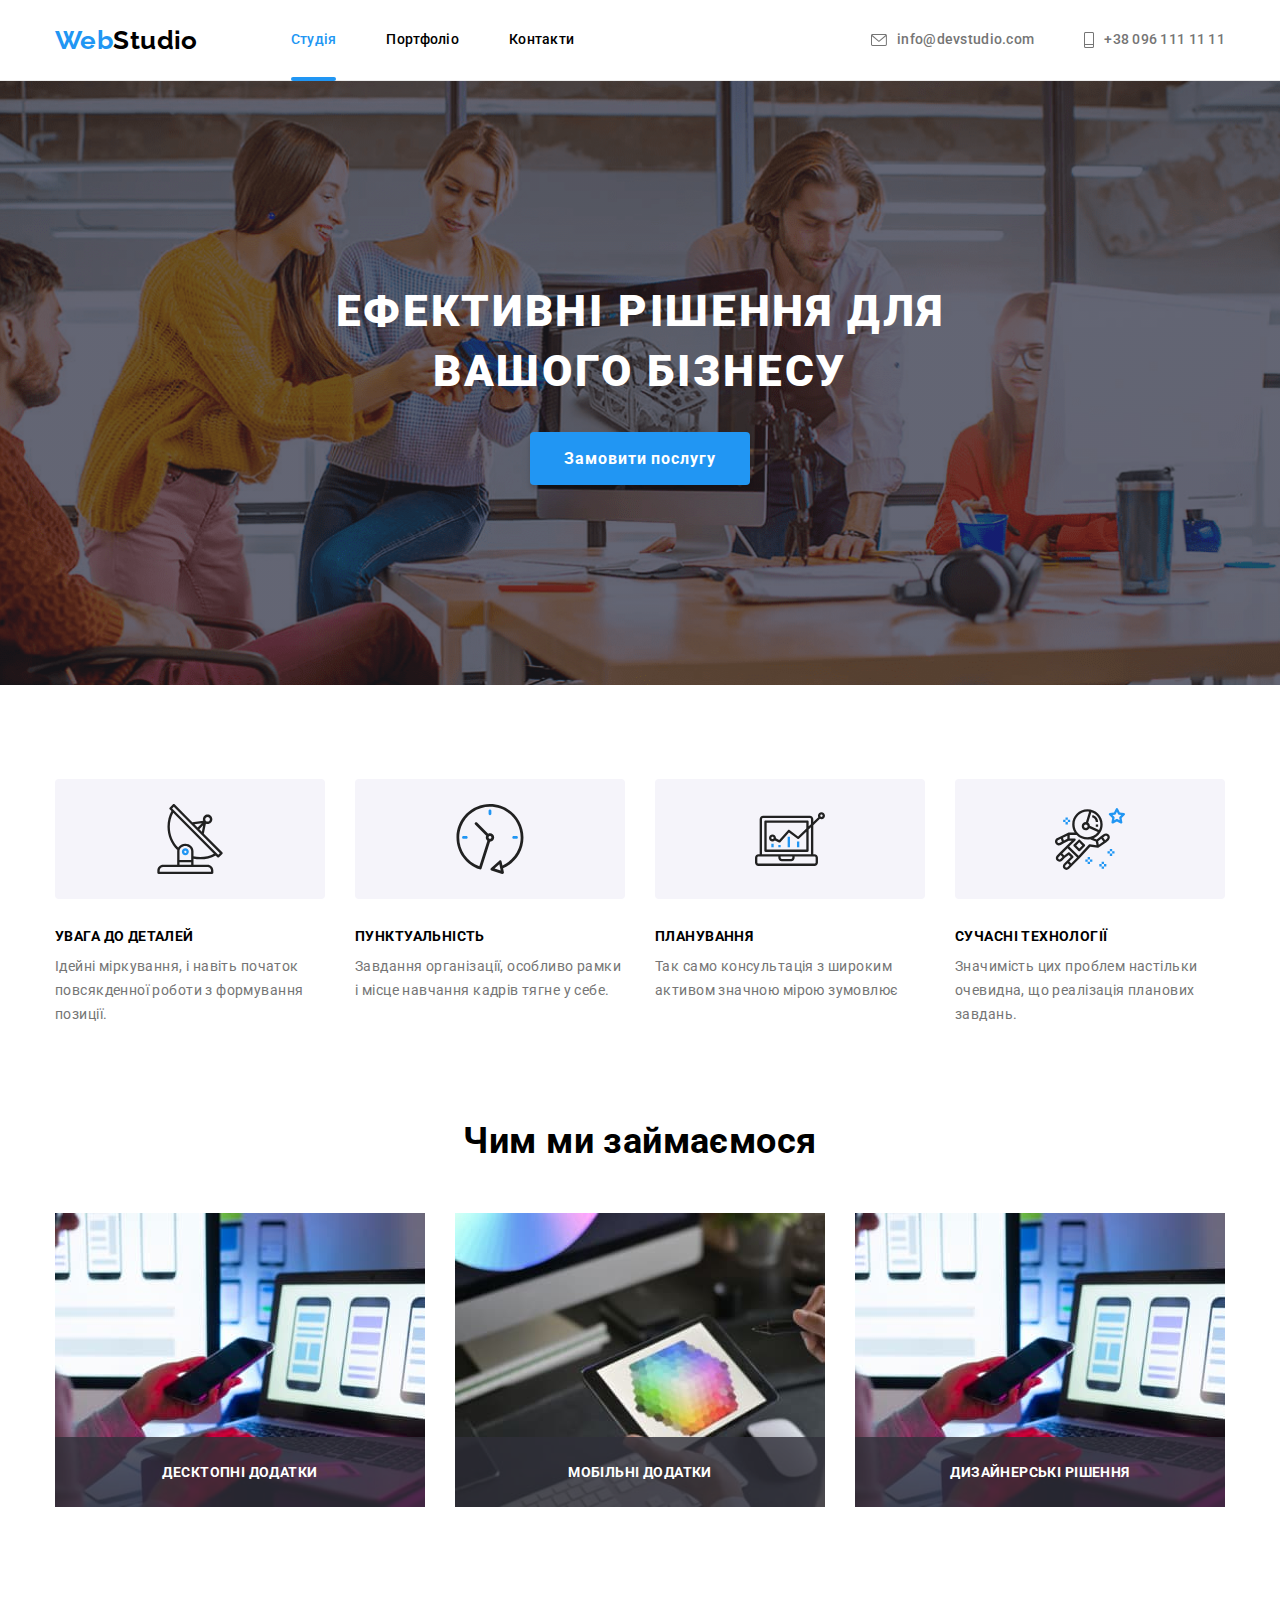
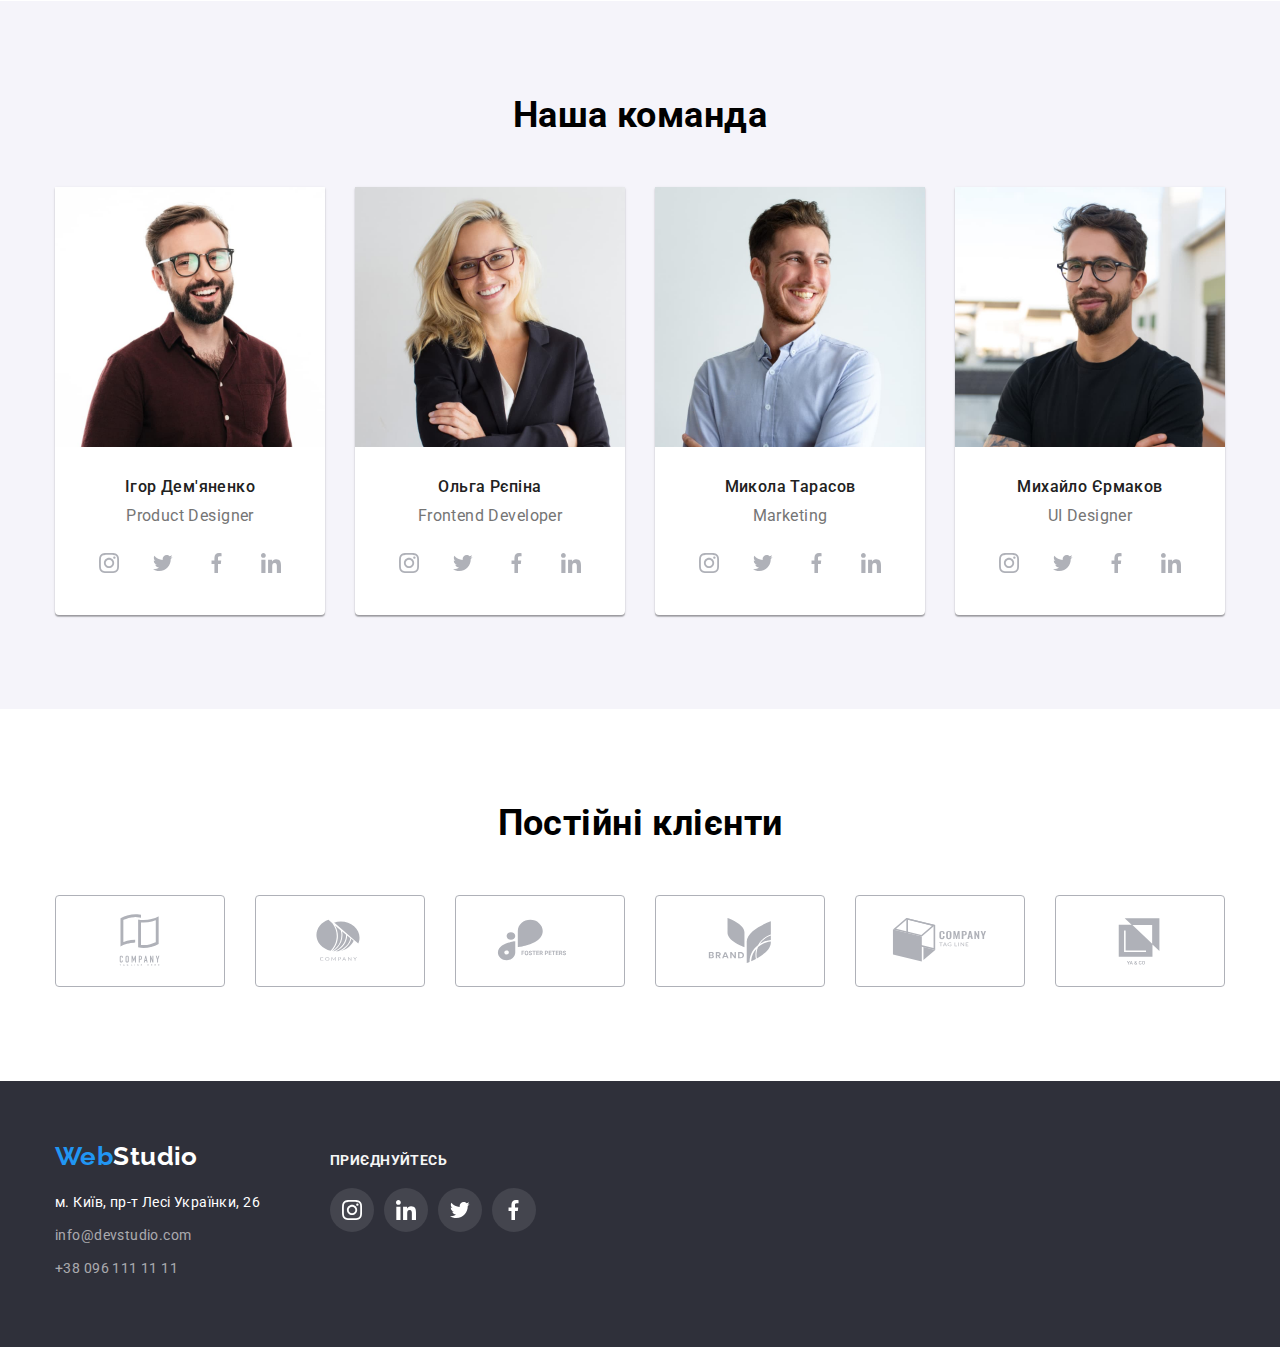
<file: index.html>
<!DOCTYPE html>
<html lang="uk">
<head>
  <meta charset="UTF-8">
  <meta http-equiv="X-UA-Compatible" content="IE=edge">
  <meta name="viewport" content="width=device-width, initial-scale=1.0">
  <!-- FONTS -->
  <link href="https://fonts.googleapis.com/css2?family=Raleway:wght@700&family=Roboto:wght@400;500;700;900&display=swap" rel="stylesheet">
  <!--MODERN-NORMALIZE  -->
  <link rel="stylesheet" href="https://cdn.jsdelivr.net/npm/modern-normalize@1.1.0/modern-normalize.min.css">
  
  <link rel="stylesheet" href="./css/styles.css" />
  <title>WebStudio</title>
</head>
<body>

 <!-- HEDEAR -->
 <header class="header">
  <div class="container header-container">
    <nav class="nav">
    <a class="logo" href="./index.html"><span class="logo-decoration">Web</span>Studio</a>
      <ul class="list-nav list">
        <li class="item-list"><a class="link current" href="./index.html">Студія</a></li>
        <li class="item-list"><a class="link" href="./portfolio.html">Портфоліо</a></li>
        <li class="item-list"><a class="link" href="#">Контакти</a></li>
      </ul>
    </nav>

    <ul class="list-contact list">
      <li class="item-contact">
        <a class="link" href="mailto:info@devstudio.com">
          <svg class="contacts-icons-mailtu">
            <use href="./images/icons/contacts.svg#icon-envelope"></use>
          </svg>info@devstudio.com
        </a>
      </li>
      <li class="item-contact">
        <a class="link" href="tel:+380961111111">
          <svg class="contacts-icons-phone">
            <use href="./images/icons/contacts.svg#icon-phone"></use>
          </svg>+38 096 111 11 11
        </a>
      </li>
    </ul>
  </div>
 </header>
 <main>

 <!-- HERO -->
  <section class="hero section">
    <div class="container">
      <h1 class="hero-title">Ефективні рішення для вашого бізнесу</h1>
      <button class="btn-hero" data-modal-open type="button">Замовити послугу</button>
    </div>
  </section>

  <!-- ADVANTAGES -->
  <section class="advantages section">
    <h2 class="visually-hidden">Переваги</h2>
      <div class="container">
        <ul class="list-advantages list">
          <li class="item-advantages">
            <div class="blok-advantes">
              <svg class="icon-advantes">
                <use  href="./images/icons/work.svg#icon-antenna"></use>
              </svg>
            </div>
            <h3 class=advantages-title>УВАГА ДО ДЕТАЛЕЙ</h3>
            <p class="advantages-text">Ідейні міркування, і навіть початок повсякденної роботи з формування позиції.</p>
          </li>

          <li class="item-advantages">
            <div class="blok-advantes">
              <svg class="icon-advantes">
                <use  href="./images/icons/work.svg#icon-clock"></use>
              </svg>
            </div>
            <h3 class="advantages-title">ПУНКТУАЛЬНІСТЬ</h3>
            <p class="advantages-text">Завдання організації, особливо рамки і місце навчання кадрів тягне у себе.</p>
          </li>

          <li class="item-advantages">
            <div class="blok-advantes">
              <svg class="icon-advantes">
                <use  href="./images/icons/work.svg#icon-diagram"></use>
              </svg>
            </div>
            <h3 class="advantages-title">ПЛАНУВАННЯ</h3>
            <p class="advantages-text">Так само консультація з широким активом значною мірою зумовлює</p>
          </li>

          <li class="item-advantages">
            <div class="blok-advantes">
              <svg class="icon-advantes">
                <use  href="./images/icons/work.svg#icon-astronaut"></use>
              </svg>
            </div>
            <h3 class="advantages-title">СУЧАСНІ ТЕХНОЛОГІЇ</h3>
            <p class="advantages-text">Значимість цих проблем настільки очевидна, що реалізація планових завдань.</p>
          </li>
        </ul>
    </div>
  </section>

    <!-- WORK -->
    <section class="work section">
      <div class="container">
        <h2 class="section-title">Чим ми займаємося</h2>
          <ul class="list-work list">
            <li>
              <div class="work-overlay">
              <img src="./images/img-work-1.jpg" alt="зображення роботи над кодом" width="370" height="294">
              <p class="work-overlay-text">Десктопні додатки</p>
              </div>
            </li>

            <li>
              <div class="work-overlay">
                <img src="./images/img-work-2.jpg" alt="зображення роботи над мобільним додатком" width="370" height="294">
                <p class="work-overlay-text">Мобільні додатки</p>
            </div>
            </li>

            <li>
              <div class="work-overlay">
                <img src="./images/img-work-1.jpg" alt="зображення роботи над дизайном" width="370" height="294">
                <p class="work-overlay-text">Дизайнерські рішення</p>
              </div>
            </li>
          </ul>
      </div>
    </section>

    <!-- TEAM -->
    <section class="team section">
      <div class="container">
        <h2 class="section-title">Наша команда</h2>
          <ul class="list-team list">
            <li class="item-team">
              <img src="./images/img-product-designer.jpg" alt="Ігор Дем'яненко" width="270" height="260">
              <div class="card-team">
                <h3 class="team-subtitle">Ігор Дем'яненко</h3>
                <p class="team-text" lang="en">Product Designer</p>
              
                <ul class="social-list list">
                  <li class="social-list-item">
                    <a href="" class="social-list-link">
                      <svg lang="en" class="social-list-icon" aria-label="instagram icon">
                        <use href="./images/icons/social-networks.svg#icon-instagram"></use>
                      </svg>
                    </a>
                  </li>
                  <li class="social-list-item">
                    <a href="" class="social-list-link">
                      <svg lang="en" class="social-list-icon" aria-label="twitter icon">
                        <use href="./images/icons/social-networks.svg#icon-twitter"></use>
                      </svg>
                    </a>
                  </li>
                  <li class="social-list-item">
                    <a href="" class="social-list-link">
                      <svg lang="en" class="social-list-icon" aria-label="facebook icon">
                        <use href="./images/icons/social-networks.svg#icon-facebook"></use>
                      </svg>
                    </a>
                  </li>
                  <li class="social-list-item">
                    <a href="" class="social-list-link">
                      <svg lang="en" class="social-list-icon" aria-label="linkedin icon">
                        <use href="./images/icons/social-networks.svg#icon-linkedin"></use>
                      </svg>
                    </a>
                  </li>
                </ul>
              </div>
            </li>

            <li class="item-team">
              <img src="./images/img-frontend-developer.jpg" alt="Ольга Рєпіна" width="270" height="260">
              <div class="card-team">
                <h3 class="team-subtitle">Ольга Рєпіна</h3>
                <p class="team-text" lang="en">Frontend Developer</p>

                <ul class="social-list list">
                  <li class="social-list-item">
                    <a href="" class="social-list-link">
                      <svg lang="en" class="social-list-icon" aria-label="instagram icon">
                        <use href="./images/icons/social-networks.svg#icon-instagram"></use>
                      </svg>
                    </a>
                  </li>
                  <li class="social-list-item">
                    <a href="" class="social-list-link">
                      <svg lang="en" class="social-list-icon" aria-label="twitter icon">
                        <use href="./images/icons/social-networks.svg#icon-twitter"></use>
                      </svg>
                    </a>
                  </li>
                  <li class="social-list-item">
                    <a href="" class="social-list-link">
                      <svg lang="en" class="social-list-icon" aria-label="facebook icon">
                        <use href="./images/icons/social-networks.svg#icon-facebook"></use>
                      </svg>
                    </a>
                  </li>
                  <li class="social-list-item">
                    <a href="" class="social-list-link">
                      <svg lang="en" class="social-list-icon" aria-label="linkedin icon">
                        <use href="./images/icons/social-networks.svg#icon-linkedin"></use>
                      </svg>
                    </a>
                  </li>
                </ul>
              </div>
            </li>

            <li class="item-team">
              <img src="./images/img-marketing.jpg" alt="Микола Тарасов" width="270" height="260">
              <div class="card-team">
                <h3 class="team-subtitle">Микола Тарасов</h3>
                <p class="team-text" lang="en">Marketing</p>

                <ul class="social-list list">
                  <li class="social-list-item">
                    <a href="" class="social-list-link">
                      <svg lang="en" class="social-list-icon" aria-label="instagram icon">
                        <use href="./images/icons/social-networks.svg#icon-instagram"></use>
                      </svg>
                    </a>
                  </li>
                  <li class="social-list-item">
                    <a href="" class="social-list-link">
                      <svg lang="en" class="social-list-icon" aria-label="twitter icon">
                        <use href="./images/icons/social-networks.svg#icon-twitter"></use>
                      </svg>
                    </a>
                  </li>
                  <li class="social-list-item">
                    <a href="" class="social-list-link">
                      <svg lang="en" class="social-list-icon" aria-label="facebook icon">
                        <use href="./images/icons/social-networks.svg#icon-facebook"></use>
                      </svg>
                    </a>
                  </li>
                  <li class="social-list-item">
                    <a href="" class="social-list-link">
                      <svg lang="en" class="social-list-icon" aria-label="linkedin icon">
                        <use href="./images/icons/social-networks.svg#icon-linkedin"></use>
                      </svg>
                    </a>
                  </li>
                </ul>
              </div>
            </li>

            <li class="item-team">
              <img src="./images/img-ul-designer.jpg" alt="Михайло Єрмаков" width="270" height="260">
              <div class="card-team">
                <h3 class="team-subtitle">Михайло Єрмаков</h3>
                <p class="team-text" lang="en">UI Designer</p>

                <ul class="social-list list">
                  <li class="social-list-item">
                    <a href="" class="social-list-link">
                      <svg lang="en" class="social-list-icon" aria-label="instagram icon">
                        <use href="./images/icons/social-networks.svg#icon-instagram"></use>
                      </svg>
                    </a>
                  </li>
                  <li class="social-list-item">
                    <a href="" class="social-list-link">
                      <svg lang="en" class="social-list-icon" aria-label="twitter icon">
                        <use href="./images/icons/social-networks.svg#icon-twitter"></use>
                      </svg>
                    </a>
                  </li>
                  <li class="social-list-item">
                    <a href="" class="social-list-link">
                      <svg lang="en" class="social-list-icon" aria-label="facebook icon">
                        <use href="./images/icons/social-networks.svg#icon-facebook"></use>
                      </svg>
                    </a>
                  </li>
                  <li class="social-list-item">
                    <a href="" class="social-list-link linc">
                      <svg lang="en" class="social-list-icon" aria-label="linkedin icon">
                        <use href="./images/icons/social-networks.svg#icon-linkedin"></use>
                      </svg>
                    </a>
                  </li>
                </ul>
              </div>
            </li>
          </ul>
    </div>
    </section>

    <!-- CUSTOMERS -->
    <section class="sectin-customers section">
      <div class="container">
        <h2 class="customers-title title">Постійні клієнти</h2>
          <ul class="curstomers-list list">
            <li class="curstomers-item">
              <a href="" class="curstomers-link link">
                <svg class="curstomers-icon">
                  <use href="./images/icons/logo.svg#icon-Logo-1"></use>
                </svg>
              </a>
            </li>

            <li class="curstomers-item">
              <a href="" class="curstomers-link link">
                <svg class="curstomers-icon">
                  <use href="./images/icons/logo.svg#icon-Logo-2"></use>
                </svg>
              </a>
            </li>

            <li class="curstomers-item">
              <a href="" class="curstomers-link link">
                <svg class="curstomers-icon">
                  <use href="./images/icons/logo.svg#icon-Logo-3"></use>
                </svg>
              </a>
            </li>

            <li class="curstomers-item">
              <a href="" class="curstomers-link link">
                <svg class="curstomers-icon">
                  <use href="./images/icons/logo.svg#icon-Logo-4"></use>
                </svg>
              </a>
            </li>

            <li class="curstomers-item">
              <a href="" class="curstomers-link link">
                <svg class="curstomers-icon">
                  <use href="./images/icons/logo.svg#icon-Logo-5"></use>
                </svg>
              </a>
            </li>

            <li class="curstomers-item">
              <a href="" class="curstomers-link link">
                <svg class="curstomers-icon">
                  <use href="./images/icons/logo.svg#icon-Logo-6"></use>
                </svg>
              </a>
            </li>
          </ul>
      </div>
    </section>
  </main>

  <!-- FOOTER -->
  <footer class="footer">
      <div class="container footer-box">
          <div class="footer-contacts">
            <a class="logo" href="./index.html"><span class="logo-decoration">Web</span>Studio</a>
            <address class="footer-address">
              <ul class="footer-list list">
                <li class="item-footer"><a class="link-adres" href="">м. Київ, пр-т Лесі Українки, 26</a></li>
                <li class="item-footer"><a class="link" href="mailto:info@devstudio.com">info@devstudio.com</a></li>
                <li class="item-footer"><a class="link" href="tel:+380961111111">+38 096 111 11 11</a></li>
              </ul>
            </address>
          </div>

          <!-- FOOTER-SOCIAL -->
          <div class="footer-social">
          <h2 class="footer-social-title">приєднуйтесь</h2>

          <ul class="footer-social-list list">
            <li class="footer-social-item">
              <a href="" class="footer-social-link">
                <svg class="footer-social-icon">
                  <use class="use" href="./images/icons/social-networks.svg#icon-instagram"></use>
                </svg>
              </a>
            </li>

            <li class="footer-social-item">
              <a href="" class="footer-social-link">
                <svg class="footer-social-icon">
                  <use href="./images/icons/social-networks.svg#icon-linkedin"></use>
                </svg>
              </a>
            </li>

            <li class="footer-social-item">
              <a href="" class="footer-social-link">
                <svg class="footer-social-icon">
                  <use href="./images/icons/social-networks.svg#icon-twitter"></use>
                </svg>
              </a>
            </li>

            <li class="footer-social-item">
              <a href="" class="footer-social-link ">
                <svg class="footer-social-icon">
                  <use href="./images/icons/social-networks.svg#icon-facebook"></use>
                </svg>
              </a>
            </li>
          </ul>
        </div>
      </div>
    </div>
  </footer>

  <!--MODAL-BACKDROP -->
 
  <div class="backdrop is-hidden" data-modal>
    <div class="modal">
      <button tupe="button" class="modal-cose-btn" data-modal-close>
        <svg class="modal-icon-close">
          <use href="./images/icons/close.svg#icon-close"></use>
        </svg>
      </button>
    </div>
  </div>
  <script src="./js/modal.js"></script>
</body>
</html>
</file>
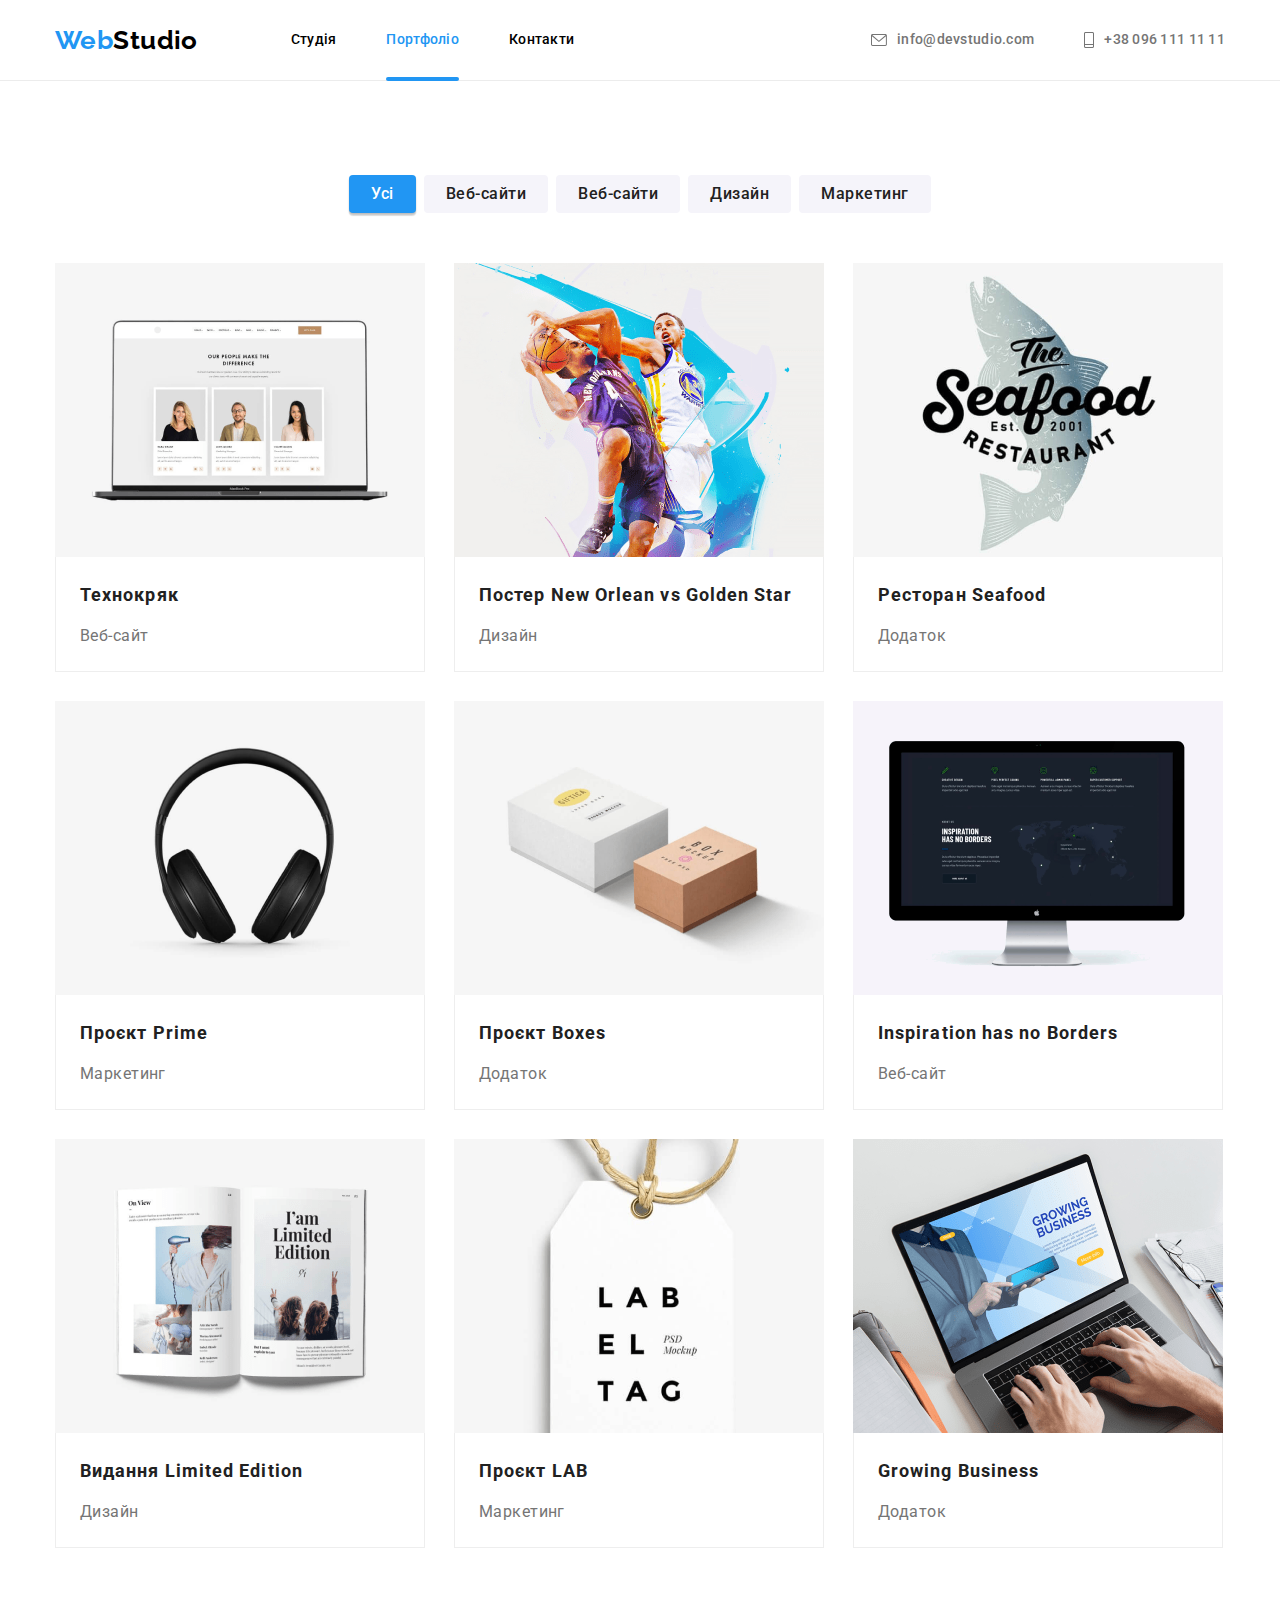
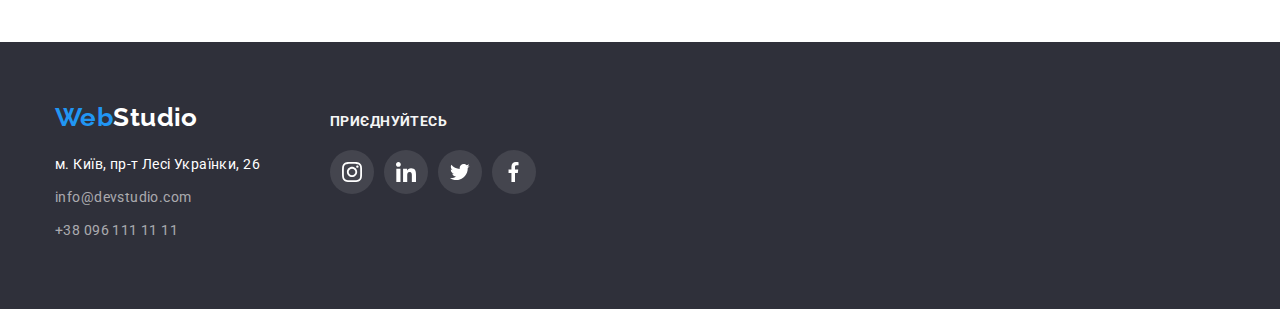
<file: portfolio.html>
<!DOCTYPE html>
<html lang="uk">
  <head>
    <meta charset="UTF-8">
    <meta http-equiv="X-UA-Compatible" content="IE=edge">
    <meta name="viewport" content="width=device-width, initial-scale=1.0">
    <!-- FONTS -->
    <link href="https://fonts.googleapis.com/css2?family=Raleway:wght@700&family=Roboto:wght@400;500;700;900&display=swap" rel="stylesheet">
    <!--MODERN-NORMALIZE  -->
    <link rel="stylesheet" href="https://cdn.jsdelivr.net/npm/modern-normalize@1.1.0/modern-normalize.min.css">

    <link rel="stylesheet" href="./css/styles.css" />
    <title>WebStudio</title>
  </head>
  <body>
    <!-- HEDEAR -->
    <header class="header">
      <div class="container header-container">
        <nav class="nav">
          <a class="logo" href="./index.html"><span class="logo-decoration">Web</span>Studio</a>
          <ul class="list-nav list">
            <li class="item-list"><a class="link" href="./index.html">Студія</a></li>
            <li class="item-list"><a class="link current" href="./portfolio.html">Портфоліо</a></li>
            <li class="item-list"><a class="link" href="#">Контакти</a></li>
          </ul>
        </nav>

        <ul class="list-contact list">
          <li class="item-contact">
            <a class="link" href="mailto:info@devstudio.com">
              <svg class="contacts-icons-mailtu">
                <use href="./images/icons/contacts.svg#icon-envelope"></use>
              </svg>info@devstudio.com
            </a>
          </li>
          <li class="item-contact">
            <a class="link" href="tel:+380961111111">
              <svg class="contacts-icons-phone">
                <use href="./images/icons/contacts.svg#icon-phone"></use>
              </svg>+38 096 111 11 11
            </a>
          </li>
        </ul>
      </div>
    </header>

    <main>
      <section class="portfolio sectio">
        <div class="container">
          <h1 class="visually-hidden">Портфоліо</h1>
          <ul class="list-btn list">
            <li>
              <button class="btn-portfolio active" type="button">Усі</button>
            </li>
            <li>
              <button class="btn-portfolio" type="button">Веб-сайти</button>
            </li>
            <li>
              <button class="btn-portfolio" type="button">Веб-сайти</button>
            </li>
            <li>
              <button class="btn-portfolio" type="button">Дизайн</button>
            </li>
            <li>
              <button class="btn-portfolio" type="button">Маркетинг</button>
            </li>
          </ul>

          <!-- PORTFOLIO-IMG -->

            <ul class="list-portfolio list">
              <li>
                <a href="" class="portfolio-link link">
                  <div class="protfolio-overlay">
                    <img src="./images/portfolio-images/portfolio-img.1-min.png" alt="Зображений ноутбук з відкритим сайтом" height="294" width="370">
                    <p class="portfolio-overlay-text">Ресурс пропонує комплексні пропозиції з різним рівнем функціоналу та сервісів. Все це дозволить відвідувачу отримати вичерпні відомості про компанію чи приватну особу.</p>
                  </div>
                  <div class="portfolio-card">
                    <h2 class="title">Технокряк</h2>
                    <p class="text">Веб-сайт</p>
                  </div>
                </a>
              </li>
      
              <li>
                <a href="" class="portfolio-link link">
                  <div class="protfolio-overlay">
                    <img src="./images/portfolio-images/portfolio-img.2-min.png" alt="Постер з двома баскедболістами" height="294" width="370">
                    <p class="portfolio-overlay-text">Ресурс пропонує комплексні пропозиції з різним рівнем функціоналу та сервісів. Все це дозволить відвідувачу отримати вичерпні відомості про компанію чи приватну особу.</p>
                  </div>
                  <div class="portfolio-card">
                    <h2 class="title">Постер New Orlean vs Golden Star</h2>
                    <p class="text">Дизайн</p>
                  </div>
                </a>
              </li>
      
              <li>
                <a href="" class="portfolio-link link">
                  <div class="protfolio-overlay">
                    <img src="./images/portfolio-images/portfolio-img.3-min.png" alt="Логотип ресторану" height="294" width="370">
                    <p class="portfolio-overlay-text">Ресурс пропонує комплексні пропозиції з різним рівнем функціоналу та сервісів. Все це дозволить відвідувачу отримати вичерпні відомості про компанію чи приватну особу.</p>
                  </div>
                  <div  class="portfolio-card">
                    <h2 class="title">Ресторан Seafood</h2>
                    <p class="text">Додаток</p>
                  </div>
                </a>
              </li>
      
              <li>
                <a href="" class="portfolio-link link">
                  <div class="protfolio-overlay">
                    <img src="./images/portfolio-images/portfolio-img.4-min.png" alt="Зображення чорних навушників" height="294" width="370">
                    <p class="portfolio-overlay-text">Ресурс пропонує комплексні пропозиції з різним рівнем функціоналу та сервісів. Все це дозволить відвідувачу отримати вичерпні відомості про компанію чи приватну особу.</p>
                  </div>
                  <div  class="portfolio-card">
                    <h2 class="title">Проєкт Prime</h2>
                    <p class="text">Маркетинг</p>
                  </div>
                </a>
              </li>
      
              <li>
                <a href="" class="portfolio-link link">
                  <div class="protfolio-overlay">
                    <img src="./images/portfolio-images/portfolio-img.5-min.png" alt="Зображення двох коробок" height="294" width="370">
                    <p class="portfolio-overlay-text">Ресурс пропонує комплексні пропозиції з різним рівнем функціоналу та сервісів. Все це дозволить відвідувачу отримати вичерпні відомості про компанію чи приватну особу.</p>
                  </div>
                  <div  class="portfolio-card">
                    <h2 class="title">Проєкт Boxes</h2>
                    <p class="text">Додаток</p>
                  </div>
                </a>
              </li>
      
              <li>
                <a href="" class="portfolio-link link">
                  <div class="protfolio-overlay">
                    <img src="./images/portfolio-images/portfolio-img.6-min.png" alt="Монітор комп'ютера" height="294" width="370">
                    <p class="portfolio-overlay-text">Ресурс пропонує комплексні пропозиції з різним рівнем функціоналу та сервісів. Все це дозволить відвідувачу отримати вичерпні відомості про компанію чи приватну особу.</p>
                  </div>
                  <div  class="portfolio-card">
                    <h2 class="title">Inspiration has no Borders</h2>
                    <p class="text">Веб-сайт</p>
                  </div>
                </a>
              </li>
      
              <li>
                <a href="" class="portfolio-link link">
                  <div class="protfolio-overlay">
                    <img src="./images/portfolio-images/portfolio-img.7-min.png" alt="Зображиний журнал" height="294" width="370">
                    <p class="portfolio-overlay-text">Ресурс пропонує комплексні пропозиції з різним рівнем функціоналу та сервісів. Все це дозволить відвідувачу отримати вичерпні відомості про компанію чи приватну особу.</p>
                  </div>
                  <div  class="portfolio-card">
                    <h2 class="title">Видання Limited Edition</h2>
                    <p class="text">Дизайн</p>
                  </div>
                </a>
              </li>
      
              <li>
                <a href="" class="portfolio-link link">
                  <div class="protfolio-overlay">
                    <img src="./images/portfolio-images/portfolio-img.8-min.png" alt="Зображеня лейбла" height="294" width="370">
                    <p class="portfolio-overlay-text">Ресурс пропонує комплексні пропозиції з різним рівнем функціоналу та сервісів. Все це дозволить відвідувачу отримати вичерпні відомості про компанію чи приватну особу.</p>
                  </div>
                  <div  class="portfolio-card">
                    <h2 class="title">Проєкт LAB</h2>
                    <p class="text">Маркетинг</p>
                  </div>
                </a>
              </li>
      
              <li>
                <a href="" class="portfolio-link link">
                  <div class="protfolio-overlay">
                    <img src="./images/portfolio-images/portfolio-img.9-min.png" alt="Зображиний ноутбук" height="294" width="370">
                    <p class="portfolio-overlay-text">Ресурс пропонує комплексні пропозиції з різним рівнем функціоналу та сервісів. Все це дозволить відвідувачу отримати вичерпні відомості про компанію чи приватну особу.</p>
                  </div>
                  <div  class="portfolio-card">
                    <h2 class="title">Growing Business</h2>
                    <p class="text">Додаток</p>
                  </div>
                </a>
              </li>
            </ul>
          </div>
          </section>
        </main>
    <!-- FOOTER -->
    <footer class="footer">
      <div class="container footer-box">
          <div class="footer-left">
            <a class="logo" href="./index.html"><span class="logo-decoration">Web</span>Studio</a>
            <address class="footer-address">
              <ul class="footer-list list">
                <li class="item-footer"><a class="link-adres" href="">м. Київ, пр-т Лесі Українки, 26</a></li>
                <li class="item-footer"><a class="link" href="mailto:info@devstudio.com">info@devstudio.com</a></li>
                <li class="item-footer"><a class="link" href="tel:+380961111111">+38 096 111 11 11</a></li>
              </ul>
            </address>
          </div>
  
          <!-- FOOTER-SOCIAL -->
          <div class="footer-social">
          <h2 class="footer-social-title">приєднуйтесь</h2>
  
          <ul class="footer-social-list list">
            <li class="footer-social-item">
              <a href="" class="footer-social-link">
                <svg class="footer-social-icon">
                  <use class="use" href="./images/icons/social-networks.svg#icon-instagram"></use>
                </svg>
              </a>
            </li>
  
            <li class="footer-social-item">
              <a href="" class="footer-social-link">
                <svg class="footer-social-icon">
                  <use href="./images/icons/social-networks.svg#icon-linkedin"></use>
                </svg>
              </a>
            </li>

            <li class="footer-social-item">
            <a href="" class="footer-social-link">
              <svg class="footer-social-icon">
                <use href="./images/icons/social-networks.svg#icon-twitter"></use>
              </svg>
            </a>
          </li>

          <li class="footer-social-item">
            <a href="" class="footer-social-link ">
              <svg class="footer-social-icon">
                <use href="./images/icons/social-networks.svg#icon-facebook"></use>
              </svg>
            </a>
          </li>
        </ul>
      </div>
    </div>
  </div>
</footer>
</body>
</html>
</file>
<file: css/styles.css>
/* Колір h2.h3 #212121*/
/* Колір тексту на темному фоні #FFFFFF */
/* Колір фона #FFFFFF */
/* Другорядний колір фона #2F303A*/
/* Другорядний колір тексту #757575*/
/* Колір тексту address rgba(255, 255, 255, 0.6); */
/* Колір акценту #2196F3*/



:root {
  --primary-font: "Roboto", sans-serif;
  --secondary-font: "Raleway", sans-serif;
  --primary-text-dark-color: #212121;
  --secondary-text-dark-color: #757575;
  --primary-text-light-color: #FFFFFF;
  --secondary-text-light-color: rgba(255, 255, 255, 0.6);
  --primary-background-color: #FFFFFF;
  --secondary-background-color:#2F303A;
  --primary-dark-background-color: #2F303A;
  --accent-color: #2196F3;
  --transition-dur-and-func: 250ms cubic-bezier(0.4, 0, 0.2, 1);
}

img {
    display: block;
    max-width: 100%;
    height: auto;
}

.list {
  list-style: none;
}

.link{
  text-decoration: none;
}

h1,
h2,
h3,
h4,
p {
  margin-top: 0;
  margin-bottom: 0;
}

button {
  cursor: pointer;
}

ul,ol {
  margin-top: 0;
  margin-bottom: 0;
  padding-left: 0;
}

body {
  color: var(--primary-text-color);
  box-sizing: border-box;
  font-family: Roboto, sans-serif;
  letter-spacing: 0.03em;
  font-size: 14px;
  background-color: #FFFFFF;
}

.container {
  width: 1200px;
  margin-left: auto;
  margin-right: auto;
  padding-left: 15px;
  padding-right: 15px;
}

.section {
  padding-top: 94px;
  padding-bottom: 94px;
}

/* HEADER*/

.header {
  border-bottom: 1px solid #ECECEC;
}


.header-container {
  display: flex;
  justify-content: space-between;
}

.nav {
  display: flex;
  align-items: center;

}

/* LOGO */
.logo{
font-family: var(--secondary-font);
font-weight: 700;
font-size: 26px;
line-height: 1.19;
text-decoration: none;
margin-right: 93px;
display: block;

color: var(--primary-text-color);
}

.logo-decoration {
  font-size: 26px;
  line-height: 1.12;
  color: var(--accent-color);
}

/* LIST-NAV*/
.list-nav {
  display: flex;
  column-gap: 50px;
}

.list-nav .link {
  position: relative;
  font-weight: 500;
  line-height: 1.14;
  letter-spacing: 0.02em;
  text-decoration: none;
  display: block;
  padding: 32px 0;
  color: var(--primary-text-color);
  transition: color var(--transition-dur-and-func);
}

.list-nav .link:hover,
.list-nav .link:focus{
  color: var(--accent-color)
}

.list-nav .link.current {
  color:  var(--accent-color);
}

.list-nav .link.current::after{
  content: "";
  position: absolute;
  bottom:-1px;
  right: 0;
  display: block;
  color:  var(--accent-color);
  width: 100%;
  height: 4px;
 
  background-color: var(--accent-color);
  border-radius: 2px;
}


/* CONTACT-LIST  */
.list-contact {
  display: flex;
  align-items: center;
}

.item-contact {
  margin-right: 50px;
}

.item-contact:last-child{
  margin-right: 0;
}

.list-contact .link{
  display: flex;
  justify-content: center;
  align-items: center;
  font-weight: 500;
  line-height: 1.14;
  letter-spacing: 0.02em;
  padding: 32px 0;
  color: var(--secondary-text-dark-color);
  
  transition: color var(--transition-dur-and-func);
  }

.list-contact .link:hover,
.list-contact .link:focus {
  color: var(--accent-color)
}


/* CONTACTS-ICONS */

.contacts-icons-mailtu {
  height: 12px;
  width: 16px;
  margin-right: 10px;
  fill: currentColor;

}

.contacts-icons-phone {
  height: 16px;
  width: 10px;
  margin-right: 10px;
  fill: currentColor;

}



/* HERO */
.hero {
  padding-top: 200px;
  padding-bottom: 200px;
  text-align: center;
  max-width: 1600px;
  margin: 0 auto;

  background-image: linear-gradient(rgba(47, 48, 58, 0.4), rgba(47, 48, 58, 0.4)), url("../images/img-hero.png");
  background-size: cover;
  background-position: center;
  background-repeat: no-repeat;
  background-color: #2F303A;
}

.hero-title {
  font-family: var(--primary-font);
  font-weight: 900;
  font-size: 44px;
  line-height: 1.37;

  margin-left: auto;
  margin-right: auto;
  text-align: center;
  letter-spacing: 0.06em;
  text-transform: uppercase;
  display: block;
  width: 696px;

  color: var(--primary-text-light-color);
}

/* HERO BTN */

.btn-hero {
font-family: inherit;
font-weight: 700;
font-size: 16px;
line-height: 1.87;

align-items: center;
text-align: center;
letter-spacing: 0.06em;
cursor: pointer;

padding: 10px 32px;
border-color: transparent;

box-shadow: 0px 4px 4px rgba(0, 0, 0, 0.15);
border-radius: 4px;

margin-top: 30px;
color: var(--primary-text-light-color);
background-color: var(--accent-color);
transition: background-color var(--transition-dur-and-func);
}





.btn-hero:hover,
.btn-hero:focus {
  background-color:#188CE8
}

.section-title {
  font-weight: 700;
  font-size: 36px;
  line-height: 1.16;
  text-align: center;

  margin-bottom: 50px;

  color: var(--primary-text-color);
}

/* ADVANTAGES */

.visually-hidden {
  position: absolute;
  white-space: nowrap;
  width: 1px;
  height: 1px;
  overflow: hidden;
  border: 0;
  padding: 0;
  clip: rect(0 0 0 0);
  clip-path: inset(50%);
  margin: -1px;
}

.list-advantages{
  display: flex;
  column-gap: 30px;
}

.item-advantages{
  flex-basis: calc((100% - 90px) / 4);
}

.blok-advantes {
  display: flex;
  height: 120px;
  justify-content: center;
  align-items: center;
  border-radius: 4px;

  background-color: #F5F4FA;
}

.icon-advantes {
  width: 70px;
  height: 70px;
}

.advantages-title{
  font-size: 14px;
  font-weight: 700;
  line-height: 1.14;
  margin-top: 30px;
  text-transform: uppercase;

}

.advantages-text{
  line-height: 1.71;
  margin-top: 10px;

  color: var(--secondary-text-dark-color)

}

/* WORK */

.work {
  padding-top: 0;
}

.list-work {
  display: flex;
  column-gap: 30px ;
}

/* WORK-OVERLAY */

.work-overlay {
  position: relative;
  width: 100%;
  overflow: hidden;
}


.work-overlay-text {
  position: absolute;
  bottom: 0;
  right: 0;

  
  width: 100%;
  height: 70px;
  font-weight: 700;
  text-align: center;
  text-transform: uppercase;
  padding: 27px 0;
  color: var(--primary-text-light-color);
  background: rgba(47, 48, 58, 0.8);
}


/* TEAM */

.team {
  padding-top: 94px;
  padding-bottom: 94px;
  background-color: #F5F4FA;
}

.list-team {
  display: flex;
  column-gap: 30px;
}

.item-team {
  box-shadow: 0px 1px 3px rgba(0, 0, 0, 0.12), 0px 1px 1px rgba(0, 0, 0, 0.14),
    0px 2px 1px rgba(0, 0, 0, 0.2);
  border-radius: 0px 0px 4px 4px;
  background-color: #ffffff;
}
  
.card-team {
  padding: 30px 0;
}

.team-subtitle {
  font-weight: 500;
  font-size: 16px;
  line-height: 1.19;
  text-align: center;

  color: var(--primary-text-dark-color)
}

.team-text {
  font-size: 16px;
  line-height: 1.19;
  text-align: center;
  margin-top: 10px;
  color: var(--secondary-text-dark-color)
}

/* SOCIAL-LINC */

.social-list {
  display: flex;
  justify-content: center;
  column-gap: 10px;
  margin-top: 16px;
}

.social-list-link {
  display: flex;
  align-items: center;
  justify-content: center;
  width: 44px;
  height: 44px;
  border-radius: 50%;

  background-color: #FFFFFF;
  transition: background-color var(--transition-dur-and-func);
}

.social-list-link:hover,
.social-list-link:focus {
  background-color: var(--accent-color);
}

.social-list-icon {
  height: 20px;
  width: 20px;
  fill: #AFB1B8;
  transition: fill var(--transition-dur-and-func);
}

.social-list-link:hover .social-list-icon,
.social-list-link:focus .social-list-icon {
  fill: #ffffff;
}


/* CUSTOMERS */

.customers-title {
  font-weight: 700;
  font-size: 36px;
  line-height: 1.16;
  text-align: center;

  margin-bottom: 50px;

  color: var(--primary-text-color);
}

.curstomers-list {
  display: flex;
  justify-content: center;
  gap: 30px;
}

.curstomers-item {
  width: 170px;
  height: 92px;
}


.curstomers-link {
  display: flex;
  justify-content: center;
  align-items: center;
  height: 100%;
  width: 100%;
  border-radius: 4px;
  border: 1px solid #AFB1B8;
  transition: border var(--transition-dur-and-func);

}

.curstomers-link:hover,
.curstomers-link:focus {
  border: 1px solid var(--accent-color);
}


.curstomers-icon {
  fill: #afb1b8;
  height: 60px;
  width: 106px;
   transition: fill var(--transition-dur-and-func);
}


.curstomers-link:hover .curstomers-icon,
.curstomers-link:focus .curstomers-icon {

  fill: var(--accent-color);

}




/*==================================
 PORTFOLIO 
 ==================================*/
 .portfolio {
  padding-top: 94px;
  padding-bottom: 94px;
 }

 .list-btn {
  display: flex;
  column-gap: 8px;
  justify-content: center;
 }

 .list-btn .btn-portfolio {

  font-family:inherit;
  font-style: normal;
  font-weight: 500;
  font-size: 16px;
  line-height: 1.62;
  cursor: pointer;

  text-align: center;
  letter-spacing: 0.03em;
  padding: 6px 22px;

  background: #F5F4FA;
  border-radius: 4px;
  border: transparent;
  transition: color var(--transition-dur-and-func), background-color var(--transition-dur-and-func),
  box-shadow var(--transition-dur-and-func);

  color: var(--primary-text-dark-color)
 }

 .list-btn .btn-portfolio:hover,
 .list-btn .btn-portfolio:focus {
  background-color: var(--accent-color);
  color: var(--primary-text-light-color);
  box-shadow: 0px 3px 1px rgba(0, 0, 0, 0.1), 0px 1px 2px rgba(0, 0, 0, 0.08), 0px 2px 2px rgba(0, 0, 0, 0.12);
  border-radius: 4px;
 }

 .list-btn .active {
  background-color:  var(--accent-color);
  color: var(--primary-text-light-color);
  box-shadow: 0px 3px 1px rgba(0, 0, 0, 0.1), 0px 1px 2px rgba(0, 0, 0, 0.08), 0px 2px 2px rgba(0, 0, 0, 0.12);
  border-radius: 4px;
 }

 /* PORTFOLIO IMG */

 .list-portfolio {
  display: flex;
  flex-wrap: wrap;
  gap: 29px;
  margin-top: 50px;
 }

 .portfolio-link {
   display: inline-block;
   transition: box-shadow 250ms cubic-bezier(0.4, 0, 0.2, 1);
 }

 .portfolio-link:hover,
 .portfolio-link:focus {
   background: #FFFFFF;
   box-shadow: 0px 1px 1px rgba(0, 0, 0, 0.12), 0px 4px 4px rgba(0, 0, 0, 0.06), 1px 4px 6px rgba(0, 0, 0, 0.16);
 }

.portfolio-card {
  padding: 20px  24px;
  background: #FFFFFF;
  border-left: 1px solid #EEEEEE;
  border-right: 1px solid #EEEEEE;
  border-bottom: 1px solid #EEEEEE;
  border-top: transparent;
}

 .list-portfolio .title {
  font-weight: 700;
  font-size: 18px;
  line-height: 2;
  letter-spacing: 0.06em;
  color:var(--primary-text-dark-color);
 }

 .list-portfolio .text {

  font-style: normal;
  font-weight: 400;
  font-size: 16px;
  line-height: 30px;
  margin-top: 8px;

  color: var(--secondary-text-dark-color);
 }

 /* PORTFOLIO-OVERLAY */

.protfolio-overlay {
  position: relative;
  overflow: hidden;
  
}

.portfolio-overlay-text {
position: absolute;
bottom: 0;
right: 0;

width: 100%;
height: 100%;
padding: 63px 24px;
font-size: 18px;
line-height: 1.56;
color: #FFFFFF;
transform: translateY(100%);
transition: transform var(--transition-dur-and-func);

background: rgba(33, 150, 243, 0.9);

}

.portfolio-link:hover .portfolio-overlay-text,
.portfolio-link:focus .portfolio-overlay-text {
transform: translateY(0%);
}
 
/* FOOTER*/

.footer {
  padding-top: 60px;
  padding-bottom: 66px;
  background-color: var(--secondary-background-color);
}


.footer-box {
  display: flex;
  align-items: baseline;
}


.footer .logo {
  font-family: var(--secondary-font);
  font-weight: 700;
  font-size: 26px;
  line-height: 1.19;
  text-decoration: none;
  color: var(--primary-text-light-color);
  margin-right: 0;
  
}

.footer .logo-decoration {
  font-size: 26px;
  line-height: 1.19;
  color: var(--accent-color);
}

.footer-address {
  font-style: normal;
  margin-top: 20px;
}

.item-footer {
  margin-top: 9px;
}

.item-footer:first-child {
  margin-top: 0;
}

.footer .link-adres {
  display: block;
  line-height: 1.71;
  text-decoration: none;

  color: var(--primary-text-light-color)
  }

.footer .link {
  display: block;
  line-height: 1.71;
  text-decoration: none;
  color: var(--secondary-text-light-color);
  transition: var(--transition-dur-and-func);
}

.footer .link:hover,
.footer .link:focus {
  color:var(--accent-color);
}


/* FOOTER-SOCIAL */

.footer-social {
  margin-left: 70px;
}

.footer-social-title {
  margin-bottom: 20px;
  text-transform: uppercase;

  font-size: 14px;
  font-weight: 700;
  line-height: 1.14;
  color: var(--primary-text-light-color);
}

.footer-social-list {
  display: flex;
  justify-content: center;
  column-gap: 10px;

}

.footer-social-title {
  display: flex;
  color: #F5F5F5;
}

.footer-social-list {
  display: flex;
  justify-content: center;
  column-gap: 10px;
}


.footer-social-item {
  display: flex;
  align-items: center;
  justify-content: center;

  width: 44px;
  height: 44px;
  border-radius: 50%;

  background-color: rgba(255, 255, 255, 0.1);
  ;
}

.footer-social-link {
  display: flex;
  justify-content: center;
  align-items: center;
  width: 100%;
  height: 100%;
  border-radius: 50%;

  transition: background-color var(--transition-dur-and-func);           
}

.footer-social-item:hover,
.footer-social-item:focus {
  background-color: var(--accent-color);
}

.footer-social-icon {
  height: 20px;
  width: 20px;
  fill: #ffffff;
}

/* MODAL-BACKDROP */

.backdrop {
  position: fixed;
  top: 0;
  left: 0;
  z-index: 100;
  width: 100%;
  height: 100%;

  background-color: rgba(0, 0, 0, 0.2);
  transition: opacity var(--transition-dur-and-func),visibility var(--transition-dur-and-func);
}

.backdrop.is-hidden {
  visibility: hidden;
  opacity: 0;
  pointer-events: none;
}

.modal {
  position: absolute;
  top: 50%;
  left: 50%;
  transform: translate(-50%, -50%);
  width: 528px;
  height: 581px;
  background-color:#ffffff;
}

.modal-cose-btn {
  position: absolute;
  top: 8px;
  right: 8px;
  display: flex;
  align-items: center;
  justify-content: center;
  width: 30px;
  height: 30px;
  background-color: transparent;
  border: 1px solid rgba(0, 0, 0, 0.1);
  border-radius: 50%;
  padding: 0;
}

.modal-icon-close {
  width: 11px;
  height: 11px;
}
</file>
